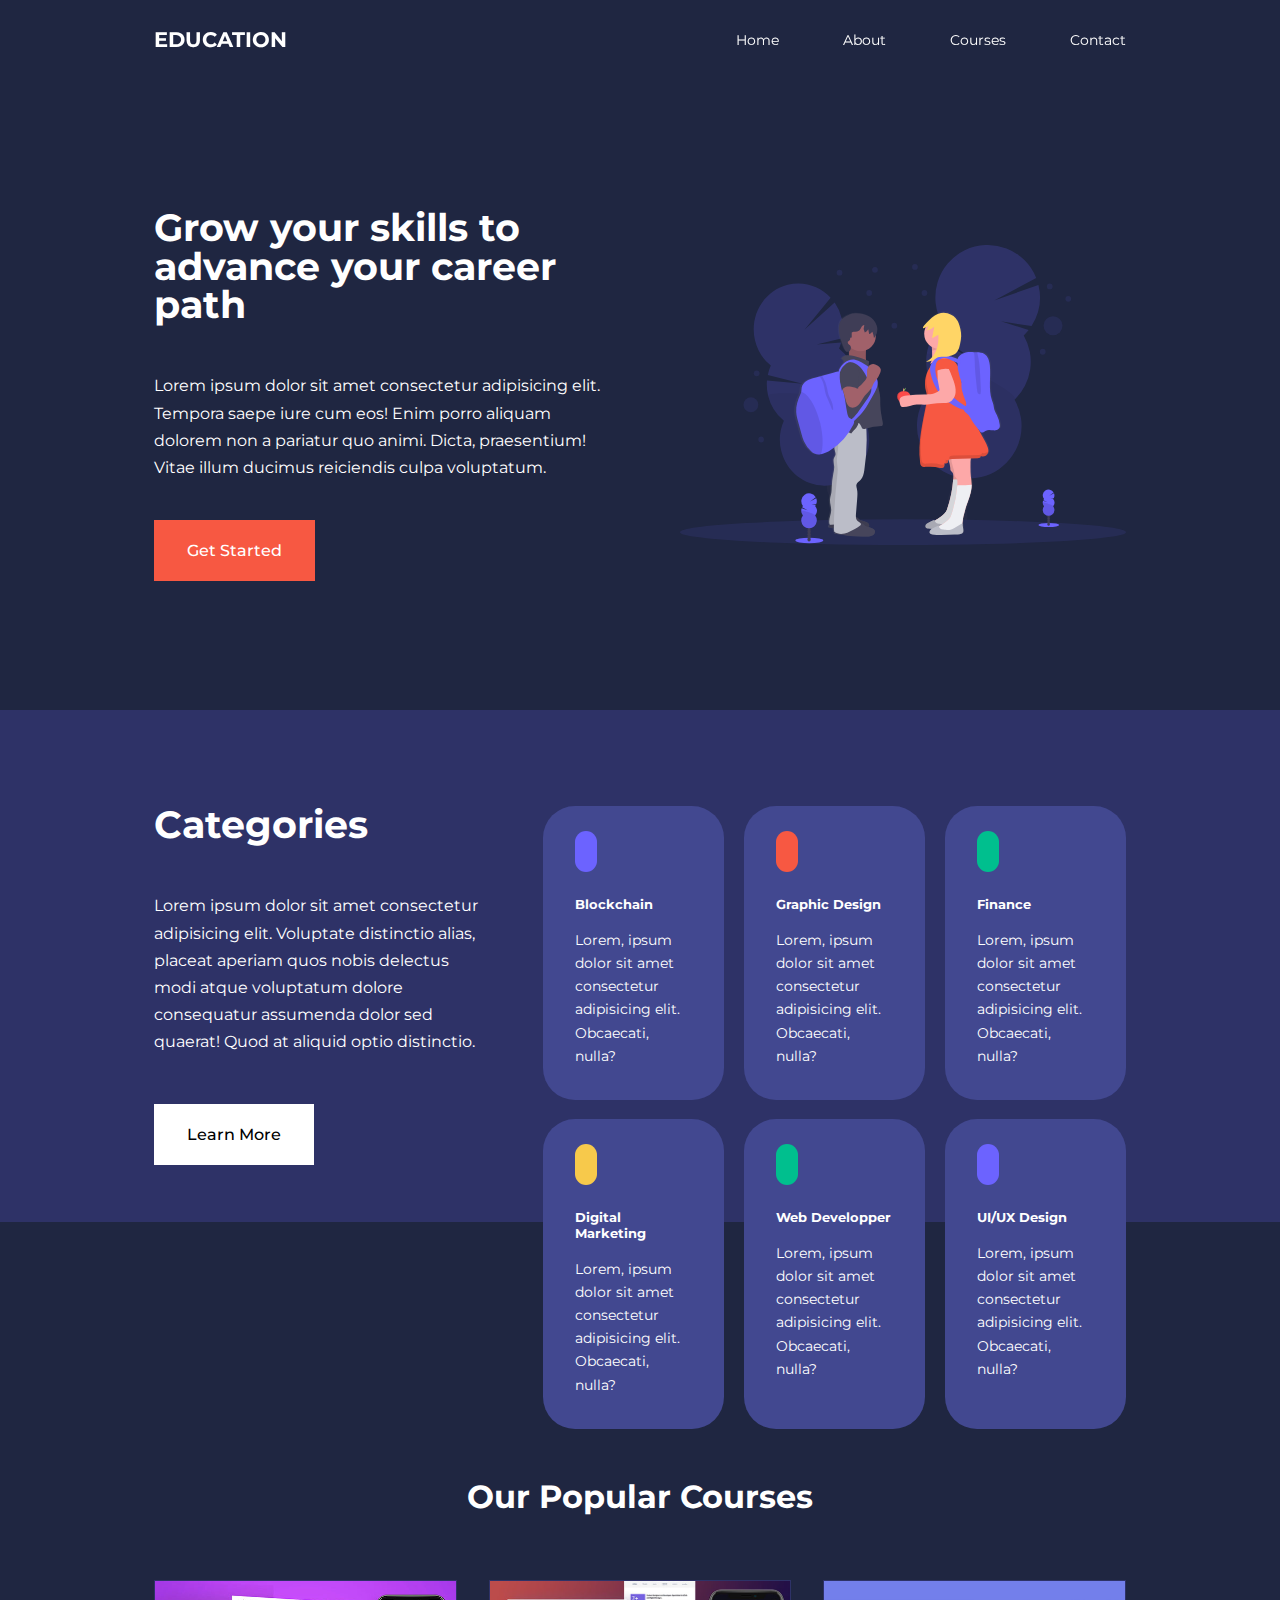
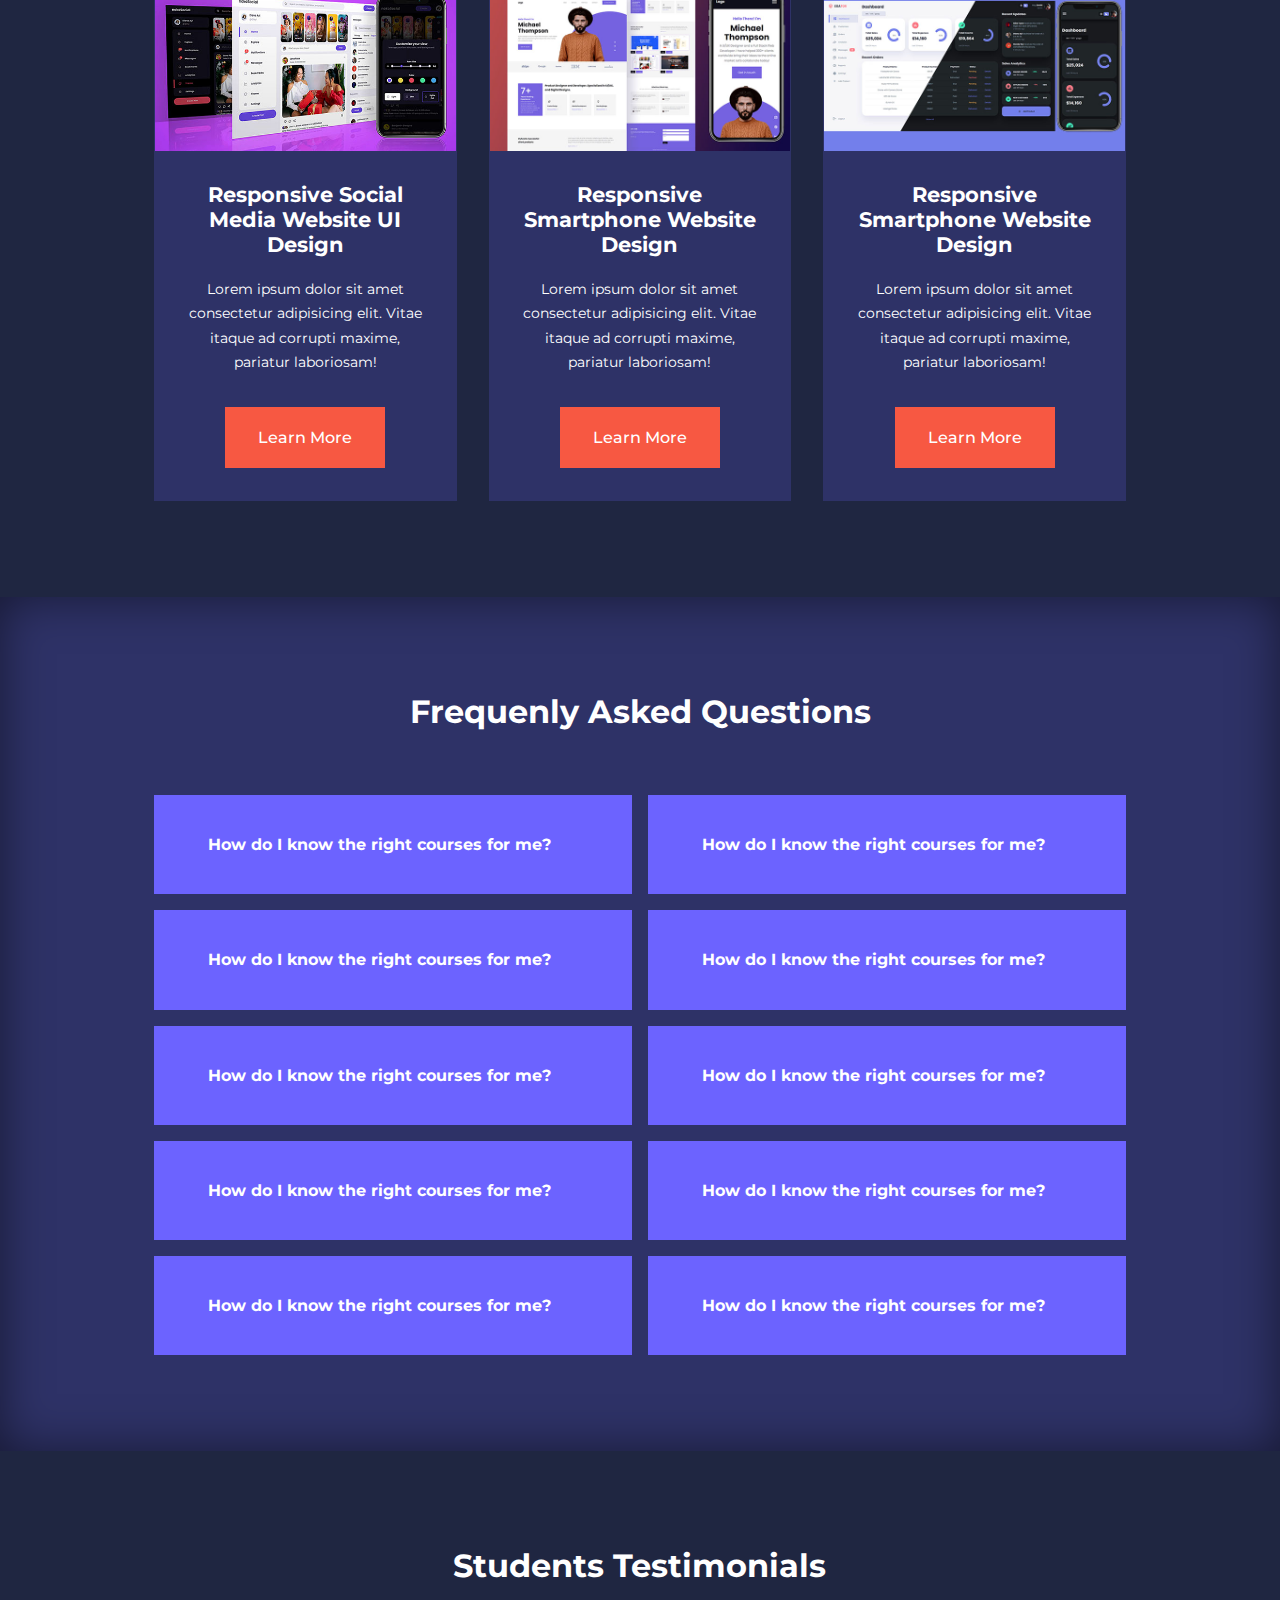
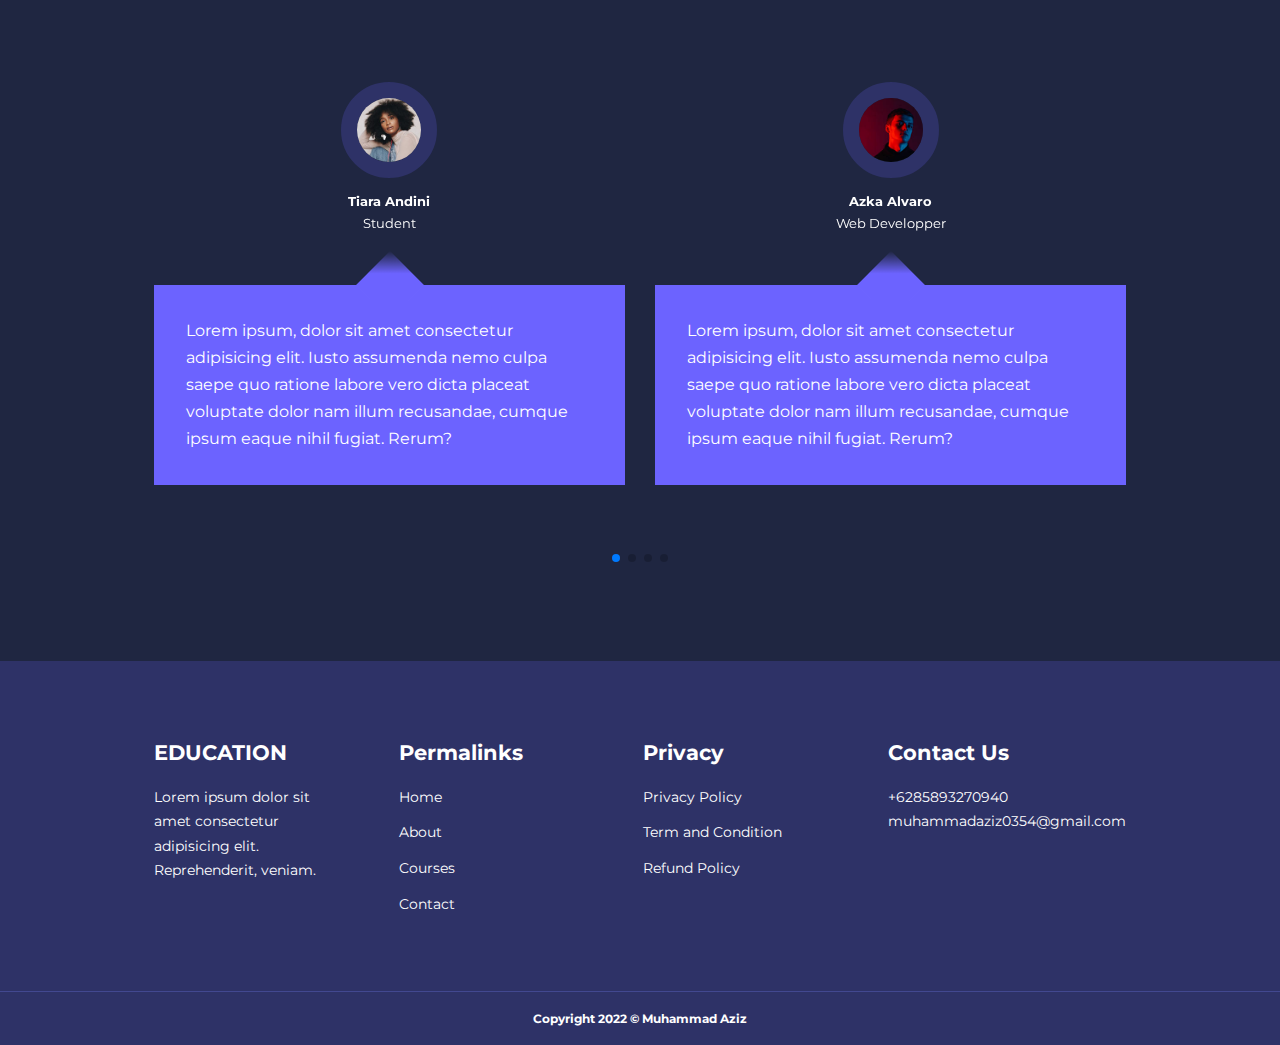
<file: index.html>
<!DOCTYPE html>
<html lang="en">
<head>
    <meta charset="UTF-8">
    <meta http-equiv="X-UA-Compatible" content="IE=edge">
    <meta name="viewport" content="width=device-width, initial-scale=1.0">
    <title>Education Website</title>

    <link rel="stylesheet" href="css/style.css">

    <!-- ICOUNSCOUT CDN -->
    <link rel="stylesheet" href="https://unicons.iconscout.com/release/v4.0.0/css/line.css">
    <!-- FAVICON -->
    <link rel="shortcut icon" href="./images/book-stack.png">


    <!-- GOOGLE FONT MONTSERRAT -->
    <link rel="preconnect" href="https://fonts.googleapis.com">
    <link rel="preconnect" href="https://fonts.gstatic.com" crossorigin>
    <link href="https://fonts.googleapis.com/css2?family=Montserrat:wght@300;400;500;600;700;800;900&display=swap" rel="stylesheet">

    <!-- SWIPER JS -->
    <link rel="stylesheet" href="https://unpkg.com/swiper@8/swiper-bundle.min.css"/>

</head>
<body>
    <!------------------ NAVBAR ---------------->
    <nav>
        <div class="container nav__container">
            <a href="index.html"><h4>EDUCATION</h4></a>
            <ul class="nav__menu">
                <li><a href="index.html">Home</a></li>
                <li><a href="about.html">About</a></li>
                <li><a href="courses.html">Courses</a></li>
                <li><a href="contact.html">Contact</a></li>
            </ul>
            <button id="open-menu-btn"><i class="uil uil-bars"></i></button>
            <button id="close-menu-btn"><i class="uil uil-multiply"></i></button>
        </div>
    </nav>

    <!--------------------- END OF NAVBAR --------------------->


    <!--------------------- HEADER --------------------->
    <header>
        <div class="container header__container">
            <div class="header__left">
                <h1>Grow your skills to advance your career path</h1>
                <p>
                    Lorem ipsum dolor sit amet consectetur adipisicing elit. Tempora saepe iure cum eos! Enim porro aliquam dolorem non a pariatur quo animi. Dicta, praesentium! Vitae illum ducimus reiciendis culpa voluptatum.
                </p>
                <a href="courses.html" class="btn btn-primary">Get Started</a>
            </div>

            <div class="header__right">
                <div class="header__right-image">
                    <img src="images/header.svg">
                </div>
            </div>
        </div>
    </header>
    <!--------------------- END OF HEADER --------------------->


    <!--------------------- CATEGORIES --------------------->
    <section class="categories">
        <div class="container categories__container">
            <div class="categories__left">
                <h1>Categories</h1>
                <p>
                    Lorem ipsum dolor sit amet consectetur adipisicing elit. Voluptate distinctio alias, placeat aperiam quos nobis delectus modi atque voluptatum dolore consequatur assumenda dolor sed quaerat! Quod at aliquid optio distinctio.
                </p>
                <a href="#" class="btn">Learn More</a>
            </div>

            <div class="categories__right">
                <article class="category">
                    <span class="category__icon"><i class="uil uil-bitcoin-circle"></i></span>
                    <h5>Blockchain</h5>
                    <p>Lorem, ipsum dolor sit amet consectetur adipisicing elit. Obcaecati, nulla?</p>
                </article>

                <article class="category">
                    <span class="category__icon"><i class="uil uil-bitcoin-circle"></i></span>
                    <h5>Graphic Design</h5>
                    <p>Lorem, ipsum dolor sit amet consectetur adipisicing elit. Obcaecati, nulla?</p>
                </article>

                <article class="category">
                    <span class="category__icon"><i class="uil uil-bitcoin-circle"></i></span>
                    <h5>Finance</h5>
                    <p>Lorem, ipsum dolor sit amet consectetur adipisicing elit. Obcaecati, nulla?</p>
                </article>

                <article class="category">
                    <span class="category__icon"><i class="uil uil-bitcoin-circle"></i></span>
                    <h5>Digital Marketing</h5>
                    <p>Lorem, ipsum dolor sit amet consectetur adipisicing elit. Obcaecati, nulla?</p>
                </article>

                <article class="category">
                    <span class="category__icon"><i class="uil uil-bitcoin-circle"></i></span>
                    <h5>Web Developper</h5>
                    <p>Lorem, ipsum dolor sit amet consectetur adipisicing elit. Obcaecati, nulla?</p>
                </article>

                <article class="category">
                    <span class="category__icon"><i class="uil uil-bitcoin-circle"></i></span>
                    <h5>UI/UX Design</h5>
                    <p>Lorem, ipsum dolor sit amet consectetur adipisicing elit. Obcaecati, nulla?</p>
                </article>
            </div>
        </div>
    </section>


    <!--------------------- END OF CATEGORIES --------------------->


    <!--------------------- COURSES --------------------->
    <section class="courses">
        <h2>Our Popular Courses</h2>
        <div class="container courses__container">
            <article class="course">
                <div class="course__image">
                    <img src="./images/course1.jpg" alt="">
                </div>
                <div class="course__info">
                    <h4>Responsive Social Media Website UI Design</h4>
                <p>Lorem ipsum dolor sit amet consectetur adipisicing elit. Vitae itaque ad corrupti maxime, pariatur laboriosam!</p>
                    <a href="courses.html" class="btn btn-primary">Learn More</a>
                </div>
            </article>

            <article class="course">
                <div class="course__image">
                    <img src="./images/course2.jpg" alt="">
                </div>
                <div class="course__info">
                    <h4>Responsive Smartphone Website Design</h4>
                <p>Lorem ipsum dolor sit amet consectetur adipisicing elit. Vitae itaque ad corrupti maxime, pariatur laboriosam!</p>
                    <a href="courses.html" class="btn btn-primary">Learn More</a>
                </div>
            </article>

            <article class="course">
                <div class="course__image">
                    <img src="./images/course3.jpg" alt="">
                </div>
                <div class="course__info">
                    <h4>Responsive Smartphone Website Design</h4>
                <p>Lorem ipsum dolor sit amet consectetur adipisicing elit. Vitae itaque ad corrupti maxime, pariatur laboriosam!</p>
                    <a href="courses.html" class="btn btn-primary">Learn More</a>
                </div>
            </article>
        </div>
    </section>
    <!--------------------- END OF COURSES --------------------->


    <!--------------------- FAQS --------------------->
    <section class="faqs">
        <h2>Frequenly Asked Questions</h2>
        <div class="container faqs__container">
            <article class="faq">
                <div class="faq__icon"><i class="uil uil-plus"></i></div>
                <div class="question__answer">
                    <h4>How do I know the right courses for me?</h4>
                    <p>
                        Lorem ipsum dolor, sit amet consectetur adipisicing elit. Eum, qui expedita cumque aperiam odit ex voluptatum iure libero enim, omnis mollitia alias beatae quibusdam laboriosam velit officiis, praesentium necessitatibus? Earum!
                    </p>
                </div>
            </article>

            <article class="faq">
                <div class="faq__icon"><i class="uil uil-plus"></i></div>
                <div class="question__answer">
                    <h4>How do I know the right courses for me?</h4>
                    <p>
                        Lorem ipsum dolor, sit amet consectetur adipisicing elit. Eum, qui expedita cumque aperiam odit ex voluptatum iure libero enim, omnis mollitia alias beatae quibusdam laboriosam velit officiis, praesentium necessitatibus? Earum!
                    </p>
                </div>
            </article>

            <article class="faq">
                <div class="faq__icon"><i class="uil uil-plus"></i></div>
                <div class="question__answer">
                    <h4>How do I know the right courses for me?</h4>
                    <p>
                        Lorem ipsum dolor, sit amet consectetur adipisicing elit. Eum, qui expedita cumque aperiam odit ex voluptatum iure libero enim, omnis mollitia alias beatae quibusdam laboriosam velit officiis, praesentium necessitatibus? Earum!
                    </p>
                </div>
            </article>

            <article class="faq">
                <div class="faq__icon"><i class="uil uil-plus"></i></div>
                <div class="question__answer">
                    <h4>How do I know the right courses for me?</h4>
                    <p>
                        Lorem ipsum dolor, sit amet consectetur adipisicing elit. Eum, qui expedita cumque aperiam odit ex voluptatum iure libero enim, omnis mollitia alias beatae quibusdam laboriosam velit officiis, praesentium necessitatibus? Earum!
                    </p>
                </div>
            </article>

            <article class="faq">
                <div class="faq__icon"><i class="uil uil-plus"></i></div>
                <div class="question__answer">
                    <h4>How do I know the right courses for me?</h4>
                    <p>
                        Lorem ipsum dolor, sit amet consectetur adipisicing elit. Eum, qui expedita cumque aperiam odit ex voluptatum iure libero enim, omnis mollitia alias beatae quibusdam laboriosam velit officiis, praesentium necessitatibus? Earum!
                    </p>
                </div>
            </article>

            <article class="faq">
                <div class="faq__icon"><i class="uil uil-plus"></i></div>
                <div class="question__answer">
                    <h4>How do I know the right courses for me?</h4>
                    <p>
                        Lorem ipsum dolor, sit amet consectetur adipisicing elit. Eum, qui expedita cumque aperiam odit ex voluptatum iure libero enim, omnis mollitia alias beatae quibusdam laboriosam velit officiis, praesentium necessitatibus? Earum!
                    </p>
                </div>
            </article>

            <article class="faq">
                <div class="faq__icon"><i class="uil uil-plus"></i></div>
                <div class="question__answer">
                    <h4>How do I know the right courses for me?</h4>
                    <p>
                        Lorem ipsum dolor, sit amet consectetur adipisicing elit. Eum, qui expedita cumque aperiam odit ex voluptatum iure libero enim, omnis mollitia alias beatae quibusdam laboriosam velit officiis, praesentium necessitatibus? Earum!
                    </p>
                </div>
            </article>

            <article class="faq">
                <div class="faq__icon"><i class="uil uil-plus"></i></div>
                <div class="question__answer">
                    <h4>How do I know the right courses for me?</h4>
                    <p>
                        Lorem ipsum dolor, sit amet consectetur adipisicing elit. Eum, qui expedita cumque aperiam odit ex voluptatum iure libero enim, omnis mollitia alias beatae quibusdam laboriosam velit officiis, praesentium necessitatibus? Earum!
                    </p>
                </div>
            </article>

            <article class="faq">
                <div class="faq__icon"><i class="uil uil-plus"></i></div>
                <div class="question__answer">
                    <h4>How do I know the right courses for me?</h4>
                    <p>
                        Lorem ipsum dolor, sit amet consectetur adipisicing elit. Eum, qui expedita cumque aperiam odit ex voluptatum iure libero enim, omnis mollitia alias beatae quibusdam laboriosam velit officiis, praesentium necessitatibus? Earum!
                    </p>
                </div>
            </article>

            <article class="faq">
                <div class="faq__icon"><i class="uil uil-plus"></i></div>
                <div class="question__answer">
                    <h4>How do I know the right courses for me?</h4>
                    <p>
                        Lorem ipsum dolor, sit amet consectetur adipisicing elit. Eum, qui expedita cumque aperiam odit ex voluptatum iure libero enim, omnis mollitia alias beatae quibusdam laboriosam velit officiis, praesentium necessitatibus? Earum!
                    </p>
                </div>
            </article>
        </div>
    </section>
     <!--------------------- END OF FAQs --------------------->


    <!--------------------- TESTIMONIALS --------------------->
    <section class="container testimonials__container mySwiper">
        <h2>Students Testimonials</h2>
            <div class="swiper-wrapper">
                <article class="testimonials swiper-slide">
                    <div class="avatar">
                        <img src="./images/avatar1.jpg" alt="">
                    </div>
                    <div class="testimonial__info">
                        <h5>Tiara Andini</h5>
                        <small>Student</small>
                    </div>
                    <div class="testimonial__body">
                        <p>
                            Lorem ipsum, dolor sit amet consectetur adipisicing elit. Iusto assumenda nemo culpa saepe quo ratione labore vero dicta placeat voluptate dolor nam illum recusandae, cumque ipsum eaque nihil fugiat. Rerum?
                        </p>
                    </div>
                </article>

                <article class="testimonials swiper-slide">
                    <div class="avatar">
                        <img src="./images/avatar2.jpg" alt="">
                    </div>
                    <div class="testimonial__info">
                        <h5>Azka Alvaro</h5>
                        <small>Web Developper</small>
                    </div>
                    <div class="testimonial__body">
                        <p>
                            Lorem ipsum, dolor sit amet consectetur adipisicing elit. Iusto assumenda nemo culpa saepe quo ratione labore vero dicta placeat voluptate dolor nam illum recusandae, cumque ipsum eaque nihil fugiat. Rerum?
                        </p>
                    </div>
                </article>

                <article class="testimonials swiper-slide">
                    <div class="avatar">
                        <img src="./images/avatar3.jpg" alt="">
                    </div>
                    <div class="testimonial__info">
                        <h5>Oshid Akbar</h5>
                        <small>Teacher</small>
                    </div>
                    <div class="testimonial__body">
                        <p>
                            Lorem ipsum, dolor sit amet consectetur adipisicing elit. Iusto assumenda nemo culpa saepe quo ratione labore vero dicta placeat voluptate dolor nam illum recusandae, cumque ipsum eaque nihil fugiat. Rerum?
                        </p>
                    </div>
                </article>

                <article class="testimonials swiper-slide">
                    <div class="avatar">
                        <img src="./images/avatar4.jpg" alt="">
                    </div>
                    <div class="testimonial__info">
                        <h5>Dita Anggreani</h5>
                        <small>Business Man</small>
                    </div>
                    <div class="testimonial__body">
                        <p>
                            Lorem ipsum, dolor sit amet consectetur adipisicing elit. Iusto assumenda nemo culpa saepe quo ratione labore vero dicta placeat voluptate dolor nam illum recusandae, cumque ipsum eaque nihil fugiat. Rerum?
                        </p>
                    </div>
                </article>

                <article class="testimonials swiper-slide">
                    <div class="avatar">
                        <img src="./images/avatar5.jpg" alt="">
                    </div>
                    <div class="testimonial__info">
                        <h5>Diana Ayu</h5>
                        <small>Student</small>
                    </div>
                    <div class="testimonial__body">
                        <p>
                            Lorem ipsum, dolor sit amet consectetur adipisicing elit. Iusto assumenda nemo culpa saepe quo ratione labore vero dicta placeat voluptate dolor nam illum recusandae, cumque ipsum eaque nihil fugiat. Rerum?
                        </p>
                    </div>
                </article>
            </div>
            <div class="swiper-pagination"></div>
    </section>
    <!--------------------- END OF FAQs --------------------->


    <!--------------------- FOOTER --------------------->
    <footer>
        <div class="container footer__container">
            <div class="footer__1">
                <a href="index.html" class="footer__logo"><h4>EDUCATION</h4></a>
                <P>
                    Lorem ipsum dolor sit amet consectetur adipisicing elit. Reprehenderit, veniam.
                </P>
            </div>

            <div class="footer__2">
                <h4>Permalinks</h4>
                <ul class="permalinks">
                    <li><a href="index.html">Home</a></li>
                    <li><a href="about.html">About</a></li>
                    <li><a href="courses.html">Courses</a></li>
                    <li><a href="contact.html">Contact</a></li>
                </ul>
            </div>

            <div class="footer__3">
                <h4>Privacy</h4>
                <ul class="privacy">
                    <li><a href="#">Privacy Policy</a></li>
                    <li><a href="#">Term and Condition</a></li>
                    <li><a href="#">Refund Policy</a></li>
                </ul>
            </div>

            <div class="footer__4">
                <h4>Contact Us</h4>
                <div>
                    <p>+6285893270940</p>
                    <p>muhammadaziz0354@gmail.com</p>
                </div>

                <ul class="footer__socials">
                    <li>
                        <a href="#"><i class="uil uil-facebook"></i></a>
                    </li>
                    <li>
                        <a href="#"><i class="uil uil-instagram"></i></a>
                    </li>
                    <li>
                        <a href="#"><i class="uil uil-twitter"></i></a>
                    </li>
                    <li>
                        <a href="#"><i class="uil uil-linkedin"></i></a>
                    </li>
                </ul>
            </div>   
        </div>
        <div class="footer__copyright">
            <h5>Copyright 2022 &copy; Muhammad Aziz</h5>
        </div>
    </footer>

     <!--------------------- END OF FOOTER --------------------->

    <!------------------- Javascript ------------------->
    <script src="https://unpkg.com/swiper@8/swiper-bundle.min.js"></script>
    <script src="./main.js"></script>

    <script>
        var swiper = new Swiper(".mySwiper", {
        slidesPerView: 1,
        spaceBetween: 30,
        pagination: {
          el: ".swiper-pagination",
          clickable: true,
        },
        //when window width is >= 600px 
        breakpoints: {
            600: {
                slidesPerView: 2
            }
        }
      });
    </script>
</body>
</html>
</file>
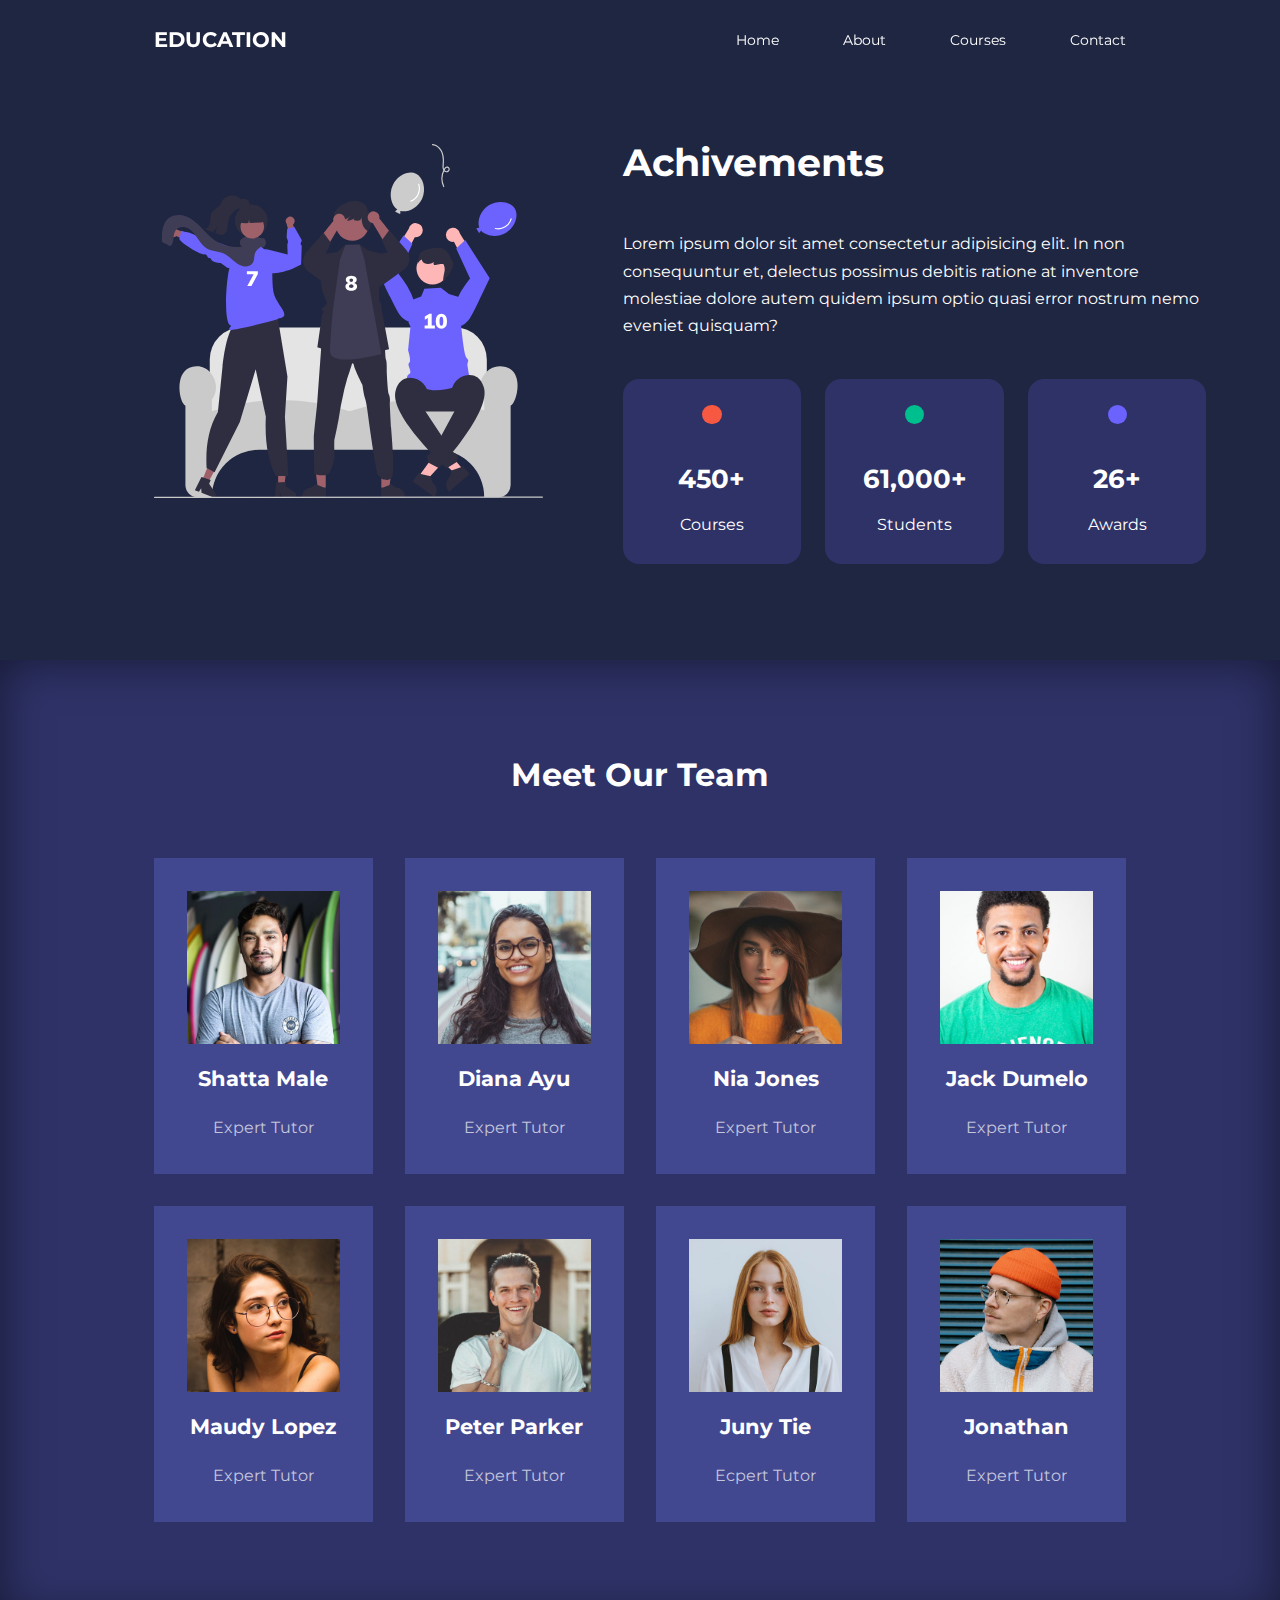
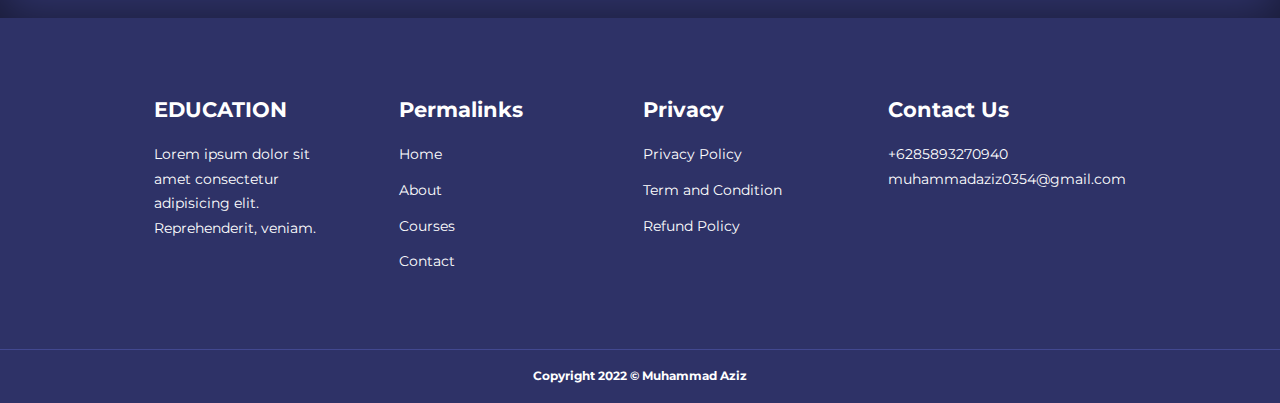
<file: about.html>
<!DOCTYPE html>
<html lang="en">
<head>
    <meta charset="UTF-8">
    <meta http-equiv="X-UA-Compatible" content="IE=edge">
    <meta name="viewport" content="width=device-width, initial-scale=1.0">
    <title>Education Website</title>

    <link rel="stylesheet" href="css/style.css">
    <link rel="stylesheet" href="css/about.css">


    <!-- ICOUNSCOUT CDN -->
    <link rel="stylesheet" href="https://unicons.iconscout.com/release/v4.0.0/css/line.css">
    <!-- FAVICON -->
    <link rel="shortcut icon" href="./images/book-stack.png">

    <!-- GOOGLE FONT MONTSERRAT -->
    <link rel="preconnect" href="https://fonts.googleapis.com">
    <link rel="preconnect" href="https://fonts.gstatic.com" crossorigin>
    <link href="https://fonts.googleapis.com/css2?family=Montserrat:wght@300;400;500;600;700;800;900&display=swap" rel="stylesheet">
    
</head>
<body>
    <!------------------ NAVBAR ---------------->
    <nav>
        <div class="container nav__container">
            <a href="index.html"><h4>EDUCATION</h4></a>
            <ul class="nav__menu">
                <li><a href="index.html">Home</a></li>
                <li><a href="about.html">About</a></li>
                <li><a href="courses.html">Courses</a></li>
                <li><a href="contact.html">Contact</a></li>
            </ul>
            <button id="open-menu-btn"><i class="uil uil-bars"></i></button>
            <button id="close-menu-btn"><i class="uil uil-multiply"></i></button>
        </div>
    </nav>

    <!--------------------- END OF NAVBAR --------------------->

    <!--------------------- HEADER --------------------->
    <section class="about__achivements">
        <div class="container about__achivements-container">
            <div class="about__achivements-left">
                <img src="./images/about achievements.svg" alt="">
            </div>
            <div class="about__achivements-right">
                <h1>Achivements</h1>
                <p>
                    Lorem ipsum dolor sit amet consectetur adipisicing elit. In non consequuntur et, delectus possimus debitis ratione at inventore molestiae dolore autem quidem ipsum optio quasi error nostrum nemo eveniet quisquam?
                </p>
                <div class="achivements__cards">
                    <article class="achivements__card">
                        <span class="achivements__icon">
                            <i class="uil uil-video"></i>
                        </span>
                        <h3>450+</h3>
                        <p>Courses</p>
                    </article>

                    <article class="achivements__card">
                        <span class="achivements__icon">
                            <i class="uil uil-users-alt"></i>
                        </span>
                        <h3>61,000+</h3>
                        <p>Students</p>
                    </article>

                    <article class="achivements__card">
                        <span class="achivements__icon">
                            <i class="uil uil-trophy"></i>
                        </span>
                        <h3>26+</h3>
                        <p>Awards</p>
                    </article>
                </div>
            </div>

        </div>
    </section>

    <!--------------------- END OF HEADER --------------------->

    <!--------------------- TEAM --------------------->
    <section class="team">
        <h2>Meet Our Team</h2>
        <div class="container team__container">
            <article class="team__member">
                <div class="team__member-img">
                    <img src="./images/tm1.jpg" alt="">
                </div>
                <div class="team__member-info">
                    <h4>Shatta Male</h4>
                    <p>Expert Tutor</p>
                </div>
                <div class="team__member-socials">
                    <a href="https://instagram.com" target="_blank"><i class="uil uil-instagram"></i></a>
                    <a href="https://twitter.com" target="_blank"><i class="uil uil-twitter-alt"></i></a>
                    <a href="https://linkedin.com" target="_blank"><i class="uil uil-linkedin-alt"></i></a>
                </div>
            </article>

            <article class="team__member">
                <div class="team__member-img">
                    <img src="./images/tm2.jpg" alt="">
                </div>
                <div class="team__member-info">
                    <h4>Diana Ayu</h4>
                    <p>Expert Tutor</p>
                </div>
                <div class="team__member-socials">
                    <a href="https://instagram.com" target="_blank"><i class="uil uil-instagram"></i></a>
                    <a href="https://twitter.com" target="_blank"><i class="uil uil-twitter-alt"></i></a>
                    <a href="https://linkedin.com" target="_blank"><i class="uil uil-linkedin-alt"></i></a>
                </div>
            </article>

            <article class="team__member">
                <div class="team__member-img">
                    <img src="./images/tm3.jpg" alt="">
                </div>
                <div class="team__member-info">
                    <h4>Nia Jones</h4>
                    <p>Expert Tutor</p>
                </div>
                <div class="team__member-socials">
                    <a href="https://instagram.com" target="_blank"><i class="uil uil-instagram"></i></a>
                    <a href="https://twitter.com" target="_blank"><i class="uil uil-twitter-alt"></i></a>
                    <a href="https://linkedin.com" target="_blank"><i class="uil uil-linkedin-alt"></i></a>
                </div>
            </article>

            <article class="team__member">
                <div class="team__member-img">
                    <img src="./images/tm4.jpg" alt="">
                </div>
                <div class="team__member-info">
                    <h4>Jack Dumelo</h4>
                    <p>Expert Tutor</p>
                </div>
                <div class="team__member-socials">
                    <a href="https://instagram.com" target="_blank"><i class="uil uil-instagram"></i></a>
                    <a href="https://twitter.com" target="_blank"><i class="uil uil-twitter-alt"></i></a>
                    <a href="https://linkedin.com" target="_blank"><i class="uil uil-linkedin-alt"></i></a>
                </div>
            </article>

            <article class="team__member">
                <div class="team__member-img">
                    <img src="./images/tm5.jpg" alt="">
                </div>
                <div class="team__member-info">
                    <h4>Maudy Lopez</h4>
                    <p>Expert Tutor</p>
                </div>
                <div class="team__member-socials">
                    <a href="https://instagram.com" target="_blank"><i class="uil uil-instagram"></i></a>
                    <a href="https://twitter.com" target="_blank"><i class="uil uil-twitter-alt"></i></a>
                    <a href="https://linkedin.com" target="_blank"><i class="uil uil-linkedin-alt"></i></a>
                </div>
            </article>

            <article class="team__member">
                <div class="team__member-img">
                    <img src="./images/tm6.jpg" alt="">
                </div>
                <div class="team__member-info">
                    <h4>Peter Parker</h4>
                    <p>Expert Tutor</p>
                </div>
                <div class="team__member-socials">
                    <a href="https://instagram.com" target="_blank"><i class="uil uil-instagram"></i></a>
                    <a href="https://twitter.com" target="_blank"><i class="uil uil-twitter-alt"></i></a>
                    <a href="https://linkedin.com" target="_blank"><i class="uil uil-linkedin-alt"></i></a>
                </div>
            </article>

            <article class="team__member">
                <div class="team__member-img">
                    <img src="./images/tm7.jpg" alt="">
                </div>
                <div class="team__member-info">
                    <h4>Juny Tie</h4>
                    <p>Ecpert Tutor</p>
                </div>
                <div class="team__member-socials">
                    <a href="https://instagram.com" target="_blank"><i class="uil uil-instagram"></i></a>
                    <a href="https://twitter.com" target="_blank"><i class="uil uil-twitter-alt"></i></a>
                    <a href="https://linkedin.com" target="_blank"><i class="uil uil-linkedin-alt"></i></a>
                </div>
            </article>

            <article class="team__member">
                <div class="team__member-img">
                    <img src="./images/tm8.jpg" alt="">
                </div>
                <div class="team__member-info">
                    <h4>Jonathan</h4>
                    <p>Expert Tutor</p>
                </div>
                <div class="team__member-socials">
                    <a href="https://instagram.com" target="_blank"><i class="uil uil-instagram"></i></a>
                    <a href="https://twitter.com" target="_blank"><i class="uil uil-twitter-alt"></i></a>
                    <a href="https://linkedin.com" target="_blank"><i class="uil uil-linkedin-alt"></i></a>
                </div>
            </article>
            
        </div>
    </section>


    <!--------------------- FOOTER --------------------->
        <footer>
            <div class="container footer__container">
                <div class="footer__1">
                    <a href="index.html" class="footer__logo"><h4>EDUCATION</h4></a>
                    <P>
                        Lorem ipsum dolor sit amet consectetur adipisicing elit. Reprehenderit, veniam.
                    </P>
                </div>
    
                <div class="footer__2">
                    <h4>Permalinks</h4>
                    <ul class="permalinks">
                        <li><a href="index.html">Home</a></li>
                        <li><a href="about.html">About</a></li>
                        <li><a href="courses.html">Courses</a></li>
                        <li><a href="contact.html">Contact</a></li>
                    </ul>
                </div>
    
                <div class="footer__3">
                    <h4>Privacy</h4>
                    <ul class="privacy">
                        <li><a href="#">Privacy Policy</a></li>
                        <li><a href="#">Term and Condition</a></li>
                        <li><a href="#">Refund Policy</a></li>
                    </ul>
                </div>
    
                <div class="footer__4">
                    <h4>Contact Us</h4>
                    <div>
                        <p>+6285893270940</p>
                        <p>muhammadaziz0354@gmail.com</p>
                    </div>
    
                    <ul class="footer__socials">
                        <li>
                            <a href="#"><i class="uil uil-facebook"></i></a>
                        </li>
                        <li>
                            <a href="#"><i class="uil uil-instagram"></i></a>
                        </li>
                        <li>
                            <a href="#"><i class="uil uil-twitter"></i></a>
                        </li>
                        <li>
                            <a href="#"><i class="uil uil-linkedin"></i></a>
                        </li>
                    </ul>
                </div>   
            </div>
            <div class="footer__copyright">
                <h5>Copyright 2022 &copy; Muhammad Aziz</h5>
            </div>
        </footer>
    
         <!--------------------- END OF FOOTER --------------------->
    
        <!------------------- Javascript ------------------->
        <script src="./main.js"></script>
    </body>
    </html>
</file>
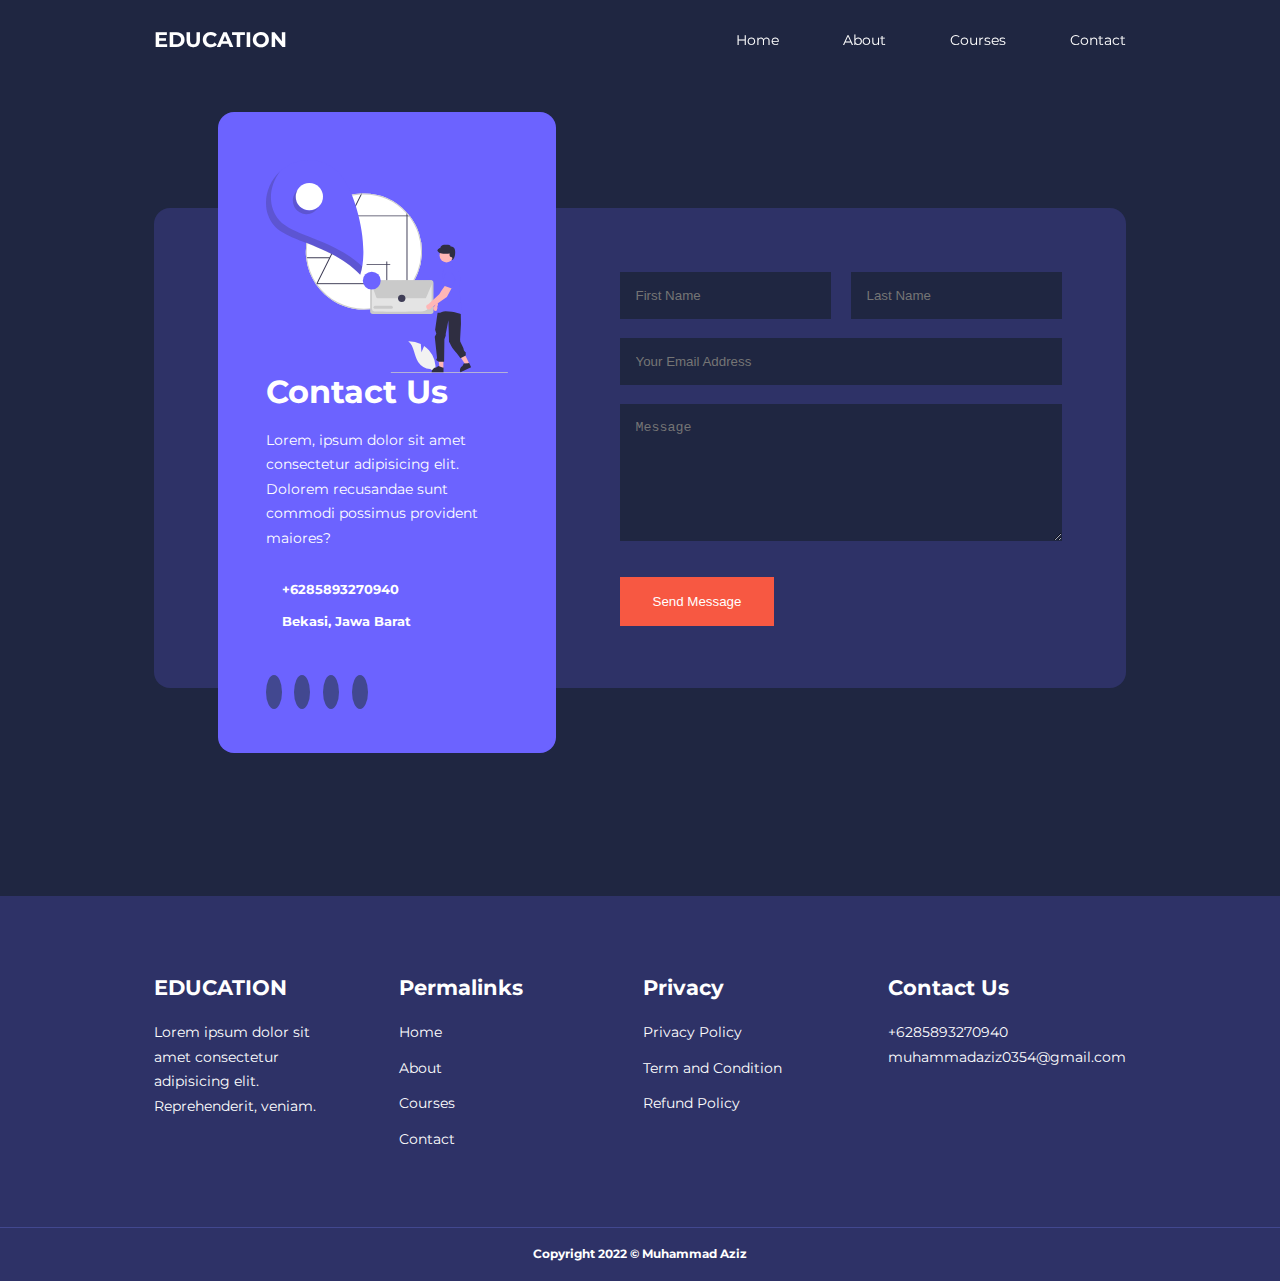
<file: contact.html>
<!DOCTYPE html>
<html lang="en">
<head>
    <meta charset="UTF-8">
    <meta http-equiv="X-UA-Compatible" content="IE=edge">
    <meta name="viewport" content="width=device-width, initial-scale=1.0">
    <title>Education Website</title>

    <link rel="stylesheet" href="css/style.css">
    <link rel="stylesheet" href="css/contact.css">


    <!-- ICOUNSCOUT CDN -->
    <link rel="stylesheet" href="https://unicons.iconscout.com/release/v4.0.0/css/line.css">
    <!-- FAVICON -->
    <link rel="shortcut icon" href="./images/book-stack.png">

    <!-- GOOGLE FONT MONTSERRAT -->
    <link rel="preconnect" href="https://fonts.googleapis.com">
    <link rel="preconnect" href="https://fonts.gstatic.com" crossorigin>
    <link href="https://fonts.googleapis.com/css2?family=Montserrat:wght@300;400;500;600;700;800;900&display=swap" rel="stylesheet">
    
</head>
<body>
    <!------------------ NAVBAR ---------------->
    <nav>
        <div class="container nav__container">
            <a href="index.html"><h4>EDUCATION</h4></a>
            <ul class="nav__menu">
                <li><a href="index.html">Home</a></li>
                <li><a href="about.html">About</a></li>
                <li><a href="courses.html">Courses</a></li>
                <li><a href="contact.html">Contact</a></li>
            </ul>
            <button id="open-menu-btn"><i class="uil uil-bars"></i></button>
            <button id="close-menu-btn"><i class="uil uil-multiply"></i></button>
        </div>
    </nav>

    <!--------------------- END OF NAVBAR --------------------->

    <!--------------------- BODY --------------------->
    <section class="content">
        <div class="container contact__container">
            <aside class="contact__aside">
                <div class="asside__image">
                    <img src="./images/contact.svg" alt="">
                </div>
                <h2>Contact Us</h2>
                <p>
                    Lorem, ipsum dolor sit amet consectetur adipisicing elit. Dolorem recusandae sunt commodi possimus provident maiores?
                </p>
                <ul class="contact__details">
                    <li>
                        <i class="uil uil-phone-times"></i>
                        <h5>+6285893270940</h5>
                    </li>
                    
                    <li>
                        <i class="uil uil-location-point"></i>                    
                        <h5>Bekasi, Jawa Barat</h5>
                    </li>
                </ul>
                <ul class="contact__socials">
                    <li><a href="https://www.facebook.com/"><i class="uil uil-facebook-f"></i></a>
                    </li>
                    <li><a href="https://www.instagram.com/"><i class="uil uil-instagram"></i></a>
                    </li>
                    <li><a href="https://www.twitter.com/"><i class="uil uil-twitter-alt"></i></a>
                    </li>
                    <li><a href="https://www.linkedin.com/"><i class="uil uil-linkedin-alt"></i></a>
                    </li>
                </ul>
            </aside>

            <form class="contact__form">
                <div class="form__name">
                    <input type="text" name="First Name" placeholder="First Name" required>
                    <input type="text" name="Last Name" placeholder="Last Name" required>
                </div>
                    <input type="email" name="Email Address" placeholder="Your Email Address" required>
                    <textarea name="Message" id="" cols="30" rows="7" placeholder="Message" required></textarea>
                    <button type="submit" class="btn btn-primary">Send Message</button>
            </form>
        </div>
    </section>
    <!--------------------- END OF BODY --------------------->



    <!--------------------- FOOTER --------------------->
    <footer>
        <div class="container footer__container">
            <div class="footer__1">
                <a href="index.html" class="footer__logo"><h4>EDUCATION</h4></a>
                <P>
                    Lorem ipsum dolor sit amet consectetur adipisicing elit. Reprehenderit, veniam.
                </P>
            </div>

            <div class="footer__2">
                <h4>Permalinks</h4>
                <ul class="permalinks">
                    <li><a href="index.html">Home</a></li>
                    <li><a href="about.html">About</a></li>
                    <li><a href="courses.html">Courses</a></li>
                    <li><a href="contact.html">Contact</a></li>
                </ul>
            </div>

            <div class="footer__3">
                <h4>Privacy</h4>
                <ul class="privacy">
                    <li><a href="#">Privacy Policy</a></li>
                    <li><a href="#">Term and Condition</a></li>
                    <li><a href="#">Refund Policy</a></li>
                </ul>
            </div>

            <div class="footer__4">
                <h4>Contact Us</h4>
                <div>
                    <p>+6285893270940</p>
                    <p>muhammadaziz0354@gmail.com</p>
                </div>

                <ul class="footer__socials">
                    <li>
                        <a href="#"><i class="uil uil-facebook"></i></a>
                    </li>
                    <li>
                        <a href="#"><i class="uil uil-instagram"></i></a>
                    </li>
                    <li>
                        <a href="#"><i class="uil uil-twitter"></i></a>
                    </li>
                    <li>
                        <a href="#"><i class="uil uil-linkedin"></i></a>
                    </li>
                </ul>
            </div>   
        </div>
        <div class="footer__copyright">
            <h5>Copyright 2022 &copy; Muhammad Aziz</h5>
        </div>
    </footer>

     <!--------------------- END OF FOOTER --------------------->

    <!------------------- Javascript ------------------->
    <script src="./main.js"></script>
</body>
</html>
</file>
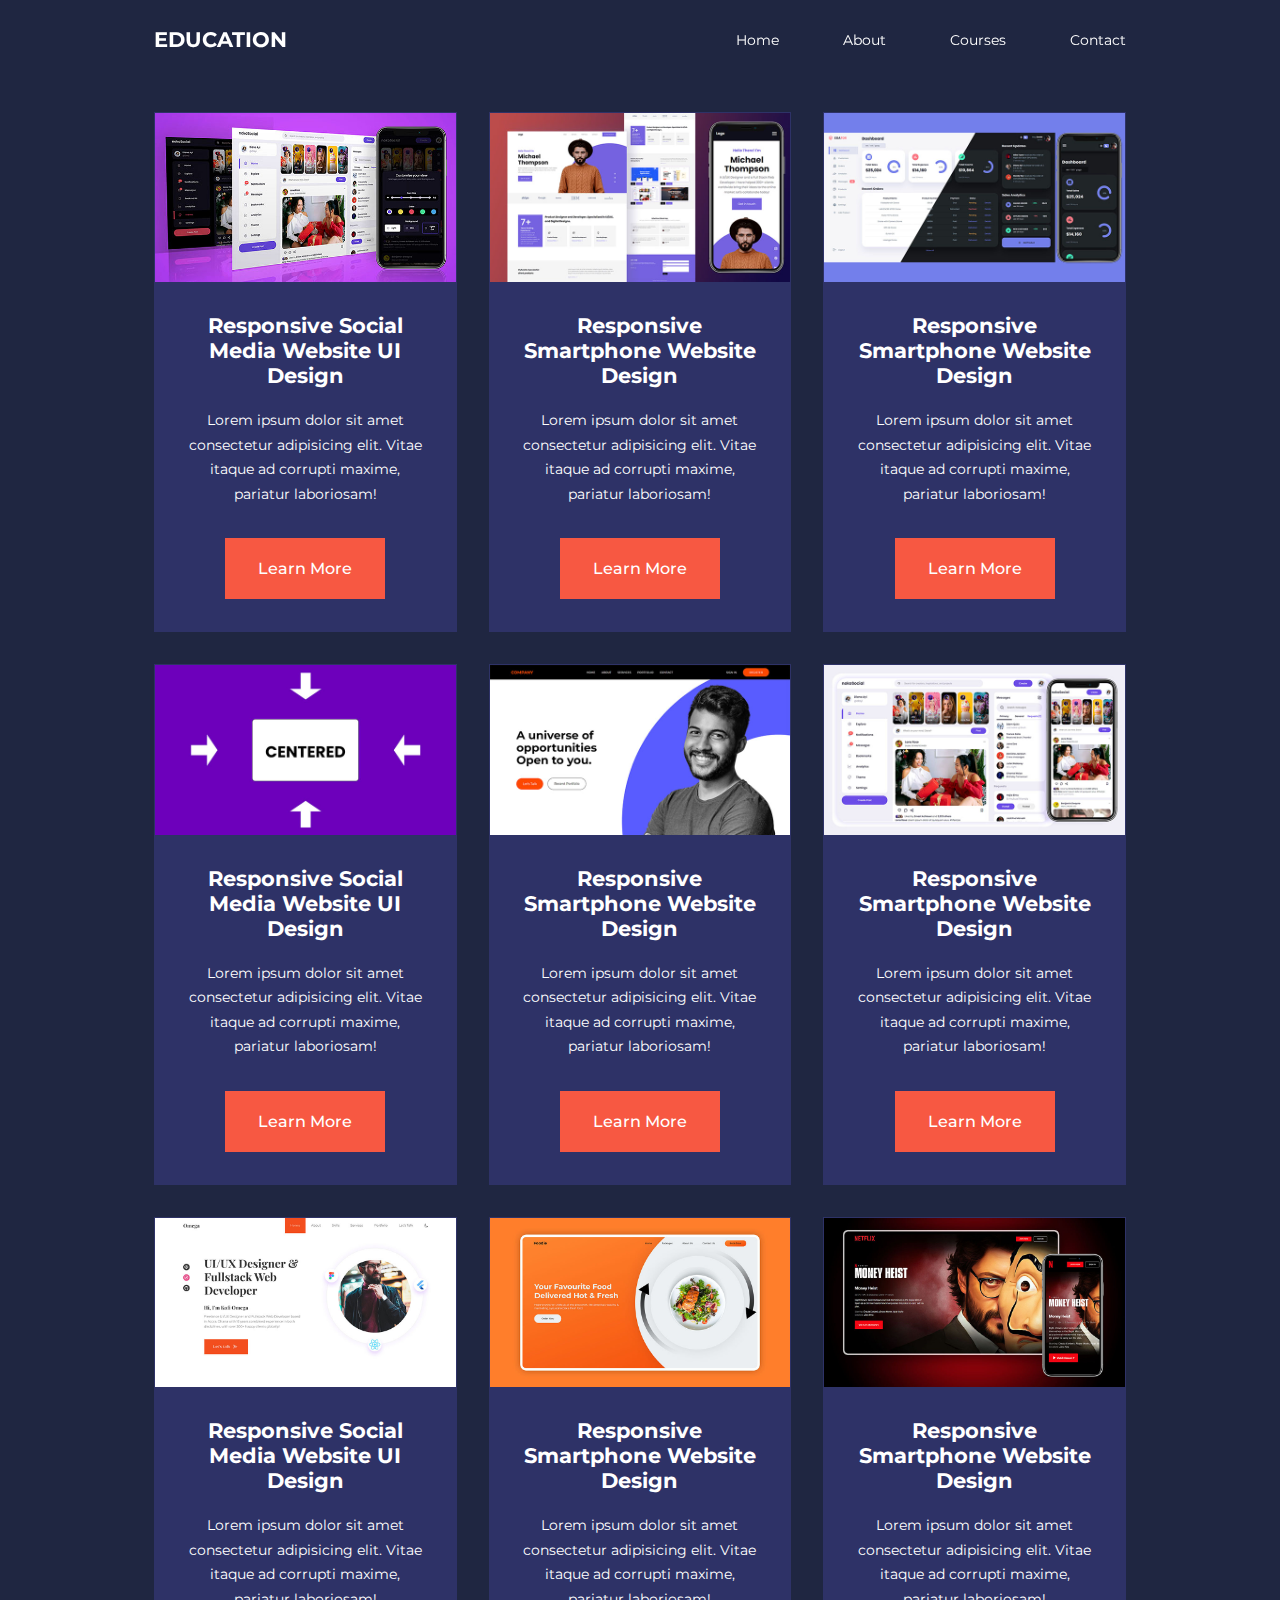
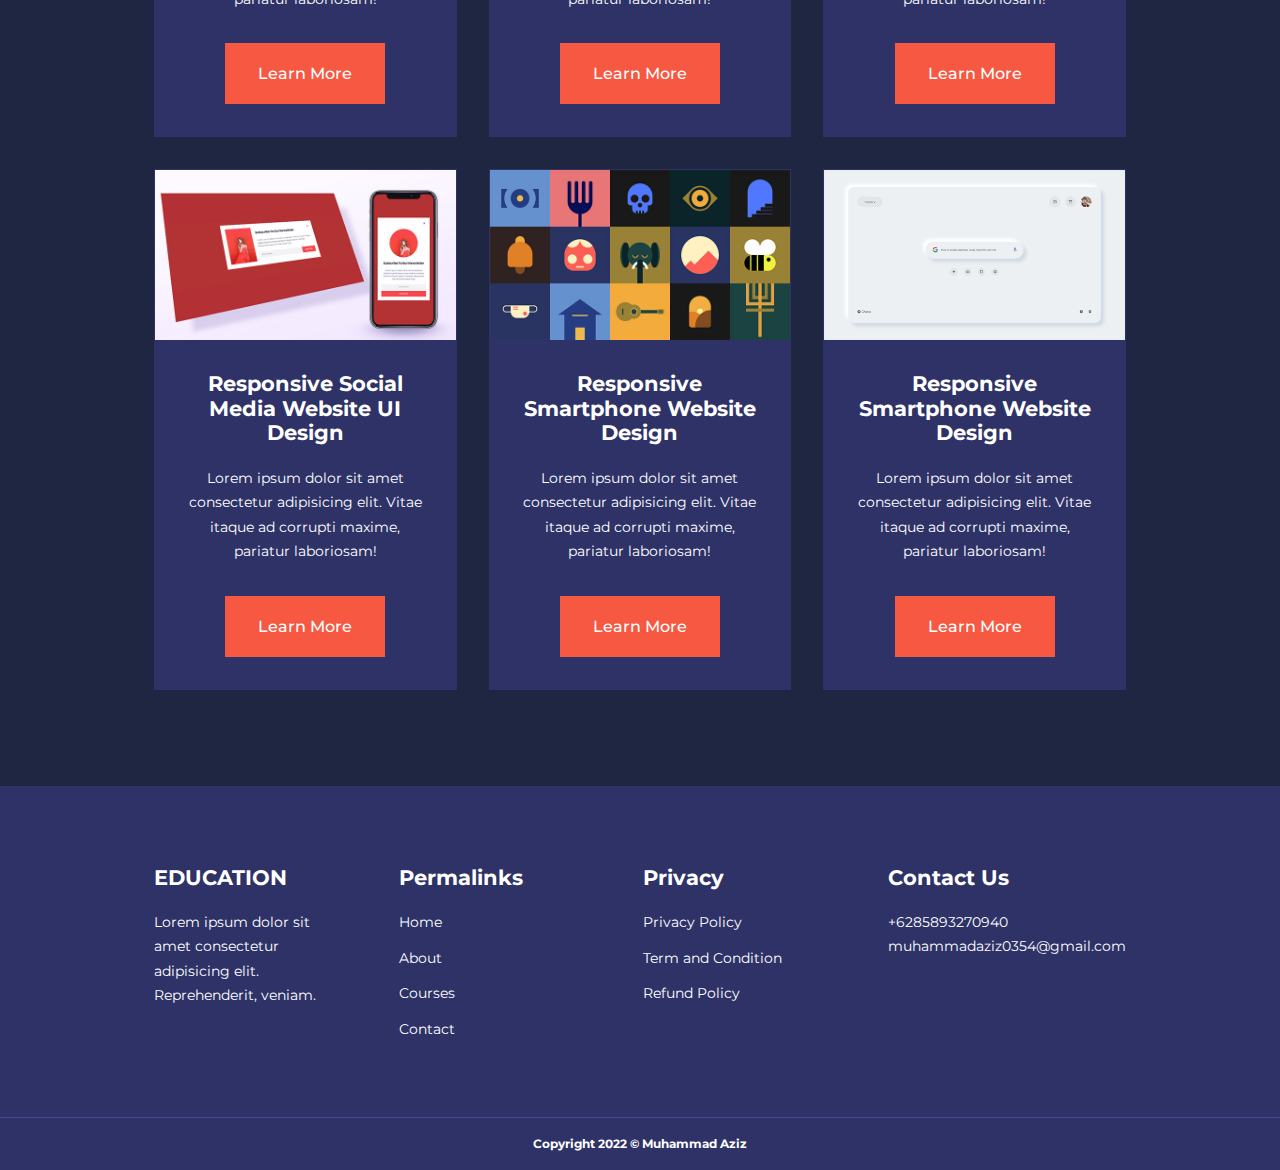
<file: courses.html>
<!DOCTYPE html>
<html lang="en">
<head>
    <meta charset="UTF-8">
    <meta http-equiv="X-UA-Compatible" content="IE=edge">
    <meta name="viewport" content="width=device-width, initial-scale=1.0">
    <title>Education Website</title>

    <link rel="stylesheet" href="css/style.css">
    <style>
        .courses {
            margin-top: 1rem;
        }
    </style>


    <!-- ICOUNSCOUT CDN -->
    <link rel="stylesheet" href="https://unicons.iconscout.com/release/v4.0.0/css/line.css">
    <!-- FAVICON -->
    <link rel="shortcut icon" href="./images/book-stack.png">

    <!-- GOOGLE FONT MONTSERRAT -->
    <link rel="preconnect" href="https://fonts.googleapis.com">
    <link rel="preconnect" href="https://fonts.gstatic.com" crossorigin>
    <link href="https://fonts.googleapis.com/css2?family=Montserrat:wght@300;400;500;600;700;800;900&display=swap" rel="stylesheet">
    
</head>
<body>
    <!------------------ NAVBAR ---------------->
    <nav>
        <div class="container nav__container">
            <a href="index.html"><h4>EDUCATION</h4></a>
            <ul class="nav__menu">
                <li><a href="index.html">Home</a></li>
                <li><a href="about.html">About</a></li>
                <li><a href="courses.html">Courses</a></li>
                <li><a href="contact.html">Contact</a></li>
            </ul>
            <button id="open-menu-btn"><i class="uil uil-bars"></i></button>
            <button id="close-menu-btn"><i class="uil uil-multiply"></i></button>
        </div>
    </nav>

    <!--------------------- END OF NAVBAR --------------------->

<!--------------------- COURSES --------------------->
<section class="courses">
    <div class="container courses__container">
        <article class="course">
            <div class="course__image">
                <img src="./images/course1.jpg" alt="">
            </div>
            <div class="course__info">
                <h4>Responsive Social Media Website UI Design</h4>
            <p>Lorem ipsum dolor sit amet consectetur adipisicing elit. Vitae itaque ad corrupti maxime, pariatur laboriosam!</p>
                <a href="courses.html" class="btn btn-primary">Learn More</a>
            </div>
        </article>

        <article class="course">
            <div class="course__image">
                <img src="./images/course2.jpg" alt="">
            </div>
            <div class="course__info">
                <h4>Responsive Smartphone Website Design</h4>
            <p>Lorem ipsum dolor sit amet consectetur adipisicing elit. Vitae itaque ad corrupti maxime, pariatur laboriosam!</p>
                <a href="courses.html" class="btn btn-primary">Learn More</a>
            </div>
        </article>

        <article class="course">
            <div class="course__image">
                <img src="./images/course3.jpg" alt="">
            </div>
            <div class="course__info">
                <h4>Responsive Smartphone Website Design</h4>
            <p>Lorem ipsum dolor sit amet consectetur adipisicing elit. Vitae itaque ad corrupti maxime, pariatur laboriosam!</p>
                <a href="courses.html" class="btn btn-primary">Learn More</a>
            </div>
        </article>

        <article class="course">
            <div class="course__image">
                <img src="./images/course4.jpg" alt="">
            </div>
            <div class="course__info">
                <h4>Responsive Social Media Website UI Design</h4>
            <p>Lorem ipsum dolor sit amet consectetur adipisicing elit. Vitae itaque ad corrupti maxime, pariatur laboriosam!</p>
                <a href="courses.html" class="btn btn-primary">Learn More</a>
            </div>
        </article>

        <article class="course">
            <div class="course__image">
                <img src="./images/course5.jpg" alt="">
            </div>
            <div class="course__info">
                <h4>Responsive Smartphone Website Design</h4>
            <p>Lorem ipsum dolor sit amet consectetur adipisicing elit. Vitae itaque ad corrupti maxime, pariatur laboriosam!</p>
                <a href="courses.html" class="btn btn-primary">Learn More</a>
            </div>
        </article>

        <article class="course">
            <div class="course__image">
                <img src="./images/course6.jpg" alt="">
            </div>
            <div class="course__info">
                <h4>Responsive Smartphone Website Design</h4>
            <p>Lorem ipsum dolor sit amet consectetur adipisicing elit. Vitae itaque ad corrupti maxime, pariatur laboriosam!</p>
                <a href="courses.html" class="btn btn-primary">Learn More</a>
            </div>
        </article>

        <article class="course">
            <div class="course__image">
                <img src="./images/course7.jpg" alt="">
            </div>
            <div class="course__info">
                <h4>Responsive Social Media Website UI Design</h4>
            <p>Lorem ipsum dolor sit amet consectetur adipisicing elit. Vitae itaque ad corrupti maxime, pariatur laboriosam!</p>
                <a href="courses.html" class="btn btn-primary">Learn More</a>
            </div>
        </article>

        <article class="course">
            <div class="course__image">
                <img src="./images/course8.jpg" alt="">
            </div>
            <div class="course__info">
                <h4>Responsive Smartphone Website Design</h4>
            <p>Lorem ipsum dolor sit amet consectetur adipisicing elit. Vitae itaque ad corrupti maxime, pariatur laboriosam!</p>
                <a href="courses.html" class="btn btn-primary">Learn More</a>
            </div>
        </article>

        <article class="course">
            <div class="course__image">
                <img src="./images/course9.jpg" alt="">
            </div>
            <div class="course__info">
                <h4>Responsive Smartphone Website Design</h4>
            <p>Lorem ipsum dolor sit amet consectetur adipisicing elit. Vitae itaque ad corrupti maxime, pariatur laboriosam!</p>
                <a href="courses.html" class="btn btn-primary">Learn More</a>
            </div>
        </article>

        <article class="course">
            <div class="course__image">
                <img src="./images/course10.jpg" alt="">
            </div>
            <div class="course__info">
                <h4>Responsive Social Media Website UI Design</h4>
            <p>Lorem ipsum dolor sit amet consectetur adipisicing elit. Vitae itaque ad corrupti maxime, pariatur laboriosam!</p>
                <a href="courses.html" class="btn btn-primary">Learn More</a>
            </div>
        </article>

        <article class="course">
            <div class="course__image">
                <img src="./images/course11.jpg" alt="">
            </div>
            <div class="course__info">
                <h4>Responsive Smartphone Website Design</h4>
            <p>Lorem ipsum dolor sit amet consectetur adipisicing elit. Vitae itaque ad corrupti maxime, pariatur laboriosam!</p>
                <a href="courses.html" class="btn btn-primary">Learn More</a>
            </div>
        </article>

        <article class="course">
            <div class="course__image">
                <img src="./images/course12.jpg" alt="">
            </div>
            <div class="course__info">
                <h4>Responsive Smartphone Website Design</h4>
            <p>Lorem ipsum dolor sit amet consectetur adipisicing elit. Vitae itaque ad corrupti maxime, pariatur laboriosam!</p>
                <a href="courses.html" class="btn btn-primary">Learn More</a>
            </div>
        </article>
    </div>
</section>
<!--------------------- END OF COURSES --------------------->


   <!--------------------- FOOTER --------------------->
   <footer>
    <div class="container footer__container">
        <div class="footer__1">
            <a href="index.html" class="footer__logo"><h4>EDUCATION</h4></a>
            <P>
                Lorem ipsum dolor sit amet consectetur adipisicing elit. Reprehenderit, veniam.
            </P>
        </div>

        <div class="footer__2">
            <h4>Permalinks</h4>
            <ul class="permalinks">
                <li><a href="index.html">Home</a></li>
                <li><a href="about.html">About</a></li>
                <li><a href="courses.html">Courses</a></li>
                <li><a href="contact.html">Contact</a></li>
            </ul>
        </div>

        <div class="footer__3">
            <h4>Privacy</h4>
            <ul class="privacy">
                <li><a href="#">Privacy Policy</a></li>
                <li><a href="#">Term and Condition</a></li>
                <li><a href="#">Refund Policy</a></li>
            </ul>
        </div>

        <div class="footer__4">
            <h4>Contact Us</h4>
            <div>
                <p>+6285893270940</p>
                <p>muhammadaziz0354@gmail.com</p>
            </div>

            <ul class="footer__socials">
                <li>
                    <a href="#"><i class="uil uil-facebook"></i></a>
                </li>
                <li>
                    <a href="#"><i class="uil uil-instagram"></i></a>
                </li>
                <li>
                    <a href="#"><i class="uil uil-twitter"></i></a>
                </li>
                <li>
                    <a href="#"><i class="uil uil-linkedin"></i></a>
                </li>
            </ul>
        </div>   
    </div>
    <div class="footer__copyright">
        <h5>Copyright 2022 &copy; Muhammad Aziz</h5>
    </div>
</footer>

 <!--------------------- END OF FOOTER --------------------->

<!------------------- Javascript ------------------->
<script src="./main.js"></script>
</body>
</html>
</file>
<file: css/style.css>
* {
    margin: 0;
    padding: 0;
    border: 0;
    outline: 0;
    text-decoration: none;
    list-style: none;
    box-sizing: border-box;
}

:root {
    --color-primary: #6c63ff;
    --color-success: #00bf8e;
    --color-warning: #f7c94b;
    --color-danger: #f75842;
    --color-danger-varient: rgba(247, 88, 66, 0.4);
    --color-white: #fff;
    --color-light: rgba(255, 255, 255, 0.7);
    --color-black: #000;
    --color-bg: #1f2641;
    --color-bg1: #2e3267;
    --color-bg2: #424890;

    --container-width-lg: 76%;
    --container-width-md: 90%;
    --container-width-sm: 94%;

    --transition: all 400ms ease;
}

body {
    font-family: 'Montserrat', sans-serif;
    line-height: 1.7;
    color: var(--color-white);
    background-color: var(--color-bg);
}

.container {
    width: var(--container-width-lg);
    margin: 0 auto;
}

section {
    padding: 6rem 0;
}

section h2 {
    text-align: center;
    margin-bottom: 4rem;
}

h1, h2, h3, h4, h5 {
    line-height: 1.2;
}
h1{
    font-size: 2.4rem;
}
h2 {
    font-size: 2rem;
}
h3 {
    font-size: 1.6rem;
}
h4 {
    font-size: 1.3rem;
}
a {
    color: var(--color-white);
}
img {
    width: 100%;
    display: block;
    object-fit: cover;
}

.btn {
    display: inline-block;
    background: var(--color-white);
    color: var(--color-black);
    padding: 1rem 2rem;
    border: 1px solid transparent;
    font-weight: 500;
}

.btn:hover {
    background: transparent;
    color: var(--color-white);
    border-color: var(--color-white);
}

.btn-primary {
    background: var(--color-danger);
    color: var(--color-white);
}

/* ========================= NAVBAR =================== */
nav {
    background: transparent;
    width: 100vw;
    height: 5rem;
    position: fixed;
    top: 0;
    z-index: 11;
}

/* ====== Change navbar styles on scroll ==== */
.window-scroll {
    background: var(--color-primary);
    box-shadow: 0 1rem 2rem rgba(0, 0, 0, 0.2);
}

.nav__container {
    height: 100%;
    display: flex;
    justify-content: space-between;
    align-items: center;
}

nav button {
    display: none;
}

.nav__menu {
    display: flex;
    align-items: center;
    gap: 4rem;
}

.nav__menu a {
    font-size: 0.9rem;
    transition: all 400ms ease;
}

.nav__menu a:hover {
    color: var(--color-bg2);
}

/* ========================= HEADER =================== */
header {
    position: relative;
    top: 5rem;
    overflow: hidden;
    height: 70vh;
    margin-bottom: 5rem;
}

.header__container { 
    display: grid;
    grid-template-columns: 1fr 1fr;
    align-items: center;
    gap: 5rem;
    height: 100%;
}

.header__left p {
    margin: 1rem 0 2.4rem;
}

/* ========================= CATEGORIES =================== */
.categories {
    background: var(--color-bg1);
    height: 32rem;
}

.container h1 {
    line-height: 1;
    margin-bottom: 3rem;
}

.categories__container {
    display: grid;
    grid-template-columns: 40% 60%;
}

.categories__left {
    margin-right: 4rem;
}

.categories__left p {
    margin: 1rem 0 3rem;
}

.categories__right {
    display: grid;
    grid-template-columns: repeat(3, 1fr);
    gap: 1.2rem;
}

.category:nth-child(2) .category__icon {
    background: var(--color-danger);
}

.category:nth-child(3) .category__icon {
    background: var(--color-success);
}

.category:nth-child(4) .category__icon {
    background: var(--color-warning);
}

.category:nth-child(5) .category__icon {
    background: var(--color-success);
}

.category {
    background: var(--color-bg2);
    padding: 2rem;
    border-radius: 2rem;
    transition: var(--transition);
}

.category:hover {
    box-shadow: 0 3rem 3rem rgba(0, 0, 0, 0.3);
    z-index: 1;
}

.category__icon {
    background: var(--color-primary);
    padding: 0.7rem;
    border-radius: 0.9rem;
}

.category h5 {
    margin: 2rem 0 1rem;
}

.category p {
    font-size: 0.85rem;
}

/* ========================= POPULAR COURSES =================== */
.courses {
    margin-top: 10rem;
}

.courses__container {
    display: grid;
    grid-template-columns: repeat(3, 1fr);
    gap: 2rem;
}

.course {
    background: var(--color-bg1);
    text-align: center;
    border: 1px solid transparent;
    transition: var(--transition);
}

.course:hover {
    background: transparent;
    border-color: var(--color-primary);
}

.course__info {
    padding: 2rem;
}

.course__info p {
    margin: 1.2rem 0 2rem;
    font-size: 0.9rem;
}

/* ========================= FAQS =================== */
.faqs {
    background: var(--color-bg1);
    box-shadow: inset 0 0 3rem rgba(0, 0, 0, 0.5);
}

.faqs__container {
    display: grid;
    grid-template-columns: 1fr 1fr;
    gap: 1rem;
}

.faq {
    padding: 2rem;
    display: flex;
    align-items: center;
    gap: 1.4rem;
    height: fit-content;
    background-color: var(--color-primary);
    cursor: pointer;
}

.faq h4 {
    font-size: 1rem;
    line-height: 2.2;
}

.faq__icon {
    align-self: flex-start;
    font-size: 1.2rem;
}

.faq p {
    margin-top: 0.8rem;
    display: none;
}

.faq.open p {
    display: block;
}

/* ========================= TESTIMONIALS =================== */
.testimonials__container {
    overflow: hidden;
    position: relative;
    margin-bottom: 5rem;
}

.testimonials {
    padding-top: 2rem;
}

.avatar {
    width: 6rem;
    height: 6rem;
    border-radius: 50%;
    overflow: hidden;
    margin: 0 auto 1rem;
    border: 1rem solid var(--color-bg1);
}

.testimonial__info {
    text-align: center;
}

.testimonial__body {
    background: var(--color-primary);
    padding: 2rem;
    margin-top: 3rem;
    position: relative;
}

.testimonial__body:before {
    content: '';
    display: block;
    background:linear-gradient(
    135deg, 
    transparent,
    var(--color-primary), 
    var(--color-primary),
    var(--color-primary));
    width: 3rem;
    height: 3rem;
    position: absolute;
    left: 45%;
    top: -1.5rem;
    transform: rotate(45deg);
}

/* ========================= FOOTER =================== */
footer {
    background: var(--color-bg1);
    padding-top: 5rem;
    font-size: 0.9rem;
}

.footer__container {
    display: grid;
    grid-template-columns: repeat(4, 1fr);
    gap: 5rem;
}

.footer__container > div h4 {
    margin-bottom: 1.2rem;
}

.footer__1 p {
    margin: 0 0 2rem;
}

footer ul li {
    margin-bottom: 0.7rem;
}

footer ul li a:hover {
    text-decoration: underline;
}

.footer__socials {
    display: flex;
    gap: 1rem;
    font-size: 1.2rem;
    margin-top: 2rem;
}

.footer__copyright {
    text-align: center;
    margin-top: 4rem;
    padding: 1.2rem 0;
    border-top: 1px solid var(--color-bg2);
}

/* ========================= MEDIA TABLETS =================== */

@media screen and (max-width: 1024px) {
    .container {
        width: var(--container-width-md);
    }

    h1 {
        font-size: 2.2rem;
    }
    h2 {
        font-size: 1.7rem;
    }
    h3 {
        font-size: 1.4rem;
    }
    h4 {
        font-size: 1.2rem;
    }


    /* ========================= NAVBAR =================== */
    nav button {
        display: inline-block;
        background: transparent;
        font-size: 1.8rem;
        color: var(--color-white);
        cursor: pointer;
    }

    nav button#close-menu-btn {
        display: none;
    }

    .nav__menu {
        position: fixed;
        top: 5rem;
        right: 5%;
        height: fit-content;
        width: 18rem;
        flex-direction: column;
        gap: 0;
        display: none;
    }

    .nav__menu li {
        width: 100%;
        height: 5.8rem;
        animation: animateNavItems 400ms linear forwards;
        transform-origin: top right;
        opacity: 0;
    }

    .nav__menu li:nth-child(2) {
        animation-delay: 200ms;
    }
    .nav__menu li:nth-child(3) {
        animation-delay: 400ms;
    }
    .nav__menu li:nth-child(4) {
        animation-delay: 600ms;
    }

    @keyframes animateNavItems {
        0% {
            transform: rotateZ(-90deg) rotateX(90deg) scale(0.1);
        }
        100% {
            transform: rotateZ(0) rotateX(0) scale(1);
            opacity: 1;
        }
    }

    .nav__menu li a {
        background: var(--color-primary);
        box-shadow: -4rem 6rem 10rem rgba(0, 0, 0, 0.6);
        width: 100%;
        height: 100%;
        display: grid;
        place-items: center;
    }

    .nav__menu li a:hover {
        background: var(--color-bg2);
        color: var(--color-white);
    }

    /* ========================= HEADER =================== */
    .header {
        height: 52vh;
        margin-bottom: 4rem;
    }

    .header__container {
        gap: 0;
        padding-bottom: 3rem;
    }

    /* ========================= CATEGORIES =================== */
    .categories {
        height: auto;
    }
    
    .categories__container {
        grid-template-columns: 1fr;
        gap: 3rem;
    }

    .categories__left {
        margin-right: 0;
    }

    /* ========================= POPULAR COURSES =================== */
    .courses {
        margin-top: 0;
    }
    .courses__container {
        grid-template-columns: 1fr 1fr;
    }

    /* ========================= FAQS =================== */
    .faqs__container {
        grid-template-columns: 1fr;
    }
    .faq {
        padding: 1.5rem;
    }

    /* ========================= FOOTER =================== */
    .footer__container {
        grid-template-columns: 1fr 1fr;
    }
}

    /* ==================== MEDIA PHONES ================== */
    @media screen and (max-width: 600px) {
        .container {
            width: var(--container-width-sm);
        }

    /* ========================= NAVBAR =================== */
        .nav__menu {
            right: 3%;
        }

    /* ========================= HEADER =================== */
    header {
        height: 100vh;
    }

    .header__container {
        grid-template-columns: 1fr;
        text-align: center;
        margin-top: 0;
    }

    .header__left p {
        margin-bottom: 1.3rem;
    }

    /* ========================= CATEGORIES =================== */
    .categories__right {
        grid-template-columns: 1fr 1fr;
        gap: 0.7rem;
    }

    .category {
        padding: 1rem;
        border-radius: 1rem;
    }

    .category__icon {
        margin-top: 4px;
        display: inline-block;
    }

    /* ========================= POPULAR COURSES =================== */
    .courses__container {
        grid-template-columns: 1fr;
    }

    /* ========================= TESTIMONIALS =================== */
    .testimonial__body {
        padding: 1.2rem;
    }

    .footer__container {
        grid-template-columns: 1fr;
        text-align: center;
        gap: 2rem;
    }

    .footer__1 p {
        margin: 1rem auto;
    }

    .footer__socials {
        justify-content: center;
    }
    }
</file>
<file: css/about.css>
/* ========================= ACHIVEMENTS =================== */
.about__achivements {
    margin-top: 3rem;
}

.about__achivements-container {
    display: grid;
    grid-template-columns: 40% 60%;
    gap: 5rem;
}

.about__achivements-right > p {
    margin: 1.6rem 0 2.5rem;
}

.achivements__cards {
    display: grid;
    grid-template-columns: repeat(3, 1fr);
    gap: 1.5rem;
}

.achivements__card {
    background: var(--color-bg1);
    padding: 1.6rem;
    border-radius: 1rem;
    text-align: center;
}

.achivements__card:hover {
    background: var(--color-bg2);
    box-shadow: 0 3rem 3rem rgba(0, 0, 0, 0.3);
}

.achivements__icon {
    background: var(--color-danger);
    padding: 0.6rem;
    border-radius: 1rem;
    display: inline-block;
    margin-bottom: 2rem;
    font-size: 2rem;
}

.achivements__card:nth-child(2) 
.achivements__icon {
    background: var(--color-success);
}

.achivements__card:nth-child(3) 
.achivements__icon {
    background: var(--color-primary);
}

.achivements__card p {
    margin-top: 1rem;
}

/* ========================= TEAM =================== */
.team {
    background: var(--color-bg1);
    box-shadow: inset 0 0 3rem rgba(0, 0, 0, 0.5);
}
.team__container {
    display: grid;
    grid-template-columns: repeat(4, 1fr);
    gap: 2rem;
}

.team__member {
    background: var(--color-bg2);
    padding: 2rem;
    border: 1px solid transparent;
    transition: var(--transition);
    position: relative;
    overflow: hidden;
}

.team__member:hover {
    background: transparent;
    border-color: var(--color-primary);
}

/* .team__member-img img {
    filter: saturate(0);
} */

.team__member:hover img {
    filter: saturate(1);
}

.team__member-info * {
    text-align: center;
    margin-top: 1.4rem;
}

.team__member-info p {
    color: var(--color-light);
}


.team__member-socials {
    position: absolute;
    top: 50%;
    transform: translateY(-50%);
    right: -100%;
    display: flex;
    flex-direction: column;
    background: var(--color-primary);
    border-radius: 1rem 0 0 1rem;
    box-shadow: -2rem 0 2rem rgba(0, 0, 0, 0.3);
    transition: var(--transition);
}

.team__member:hover .team__member-socials {
    right: 0;
}
.team__member-socials a {
    padding: 1rem;
}

/* ===================== MEDIA QUERIES TABLESTS ================ */
@media screen and (max-width: 1024px) {
    .about__achivements {
        margin-top: 2rem;
    }
    .about__achivements-container {
        grid-template-columns: 1fr;
        gap: 4rem;
    }

    .about__achivements-left {
        width: 80%;
        margin: 0 auto;
    }

    .team__container { 
        grid-template-columns: repeat(3, 1fr);
        gap: 1.5rem;
    }
    .team__member {
        padding: 1rem;
    }
}

/* ===================== MEDIA QUERIES MOBILE ================ */
@media screen and (max-width: 600px) {

    .achivements__cards {
        grid-template-columns: 1fr 1fr;
        gap: 0.7rem;
    }

    .team__container {
        grid-template-columns: 1fr 1fr;
        gap: 0.7rem;
    }

    .team__member {
        padding: 0;
    }

    .team__member p {
        margin-bottom: 1.5rem;
    }
}
</file>
<file: css/contact.css>
.contact__container {
    background: var(--color-bg1);
    padding: 4rem;
    display: grid;
    grid-template-columns: 40% 60%;
    gap: 4rem;
    height: 30rem;
    margin: 7rem auto;
    border-radius: 1rem;
}

/* ========================= ASSIDE =================== */

.contact__aside {
    background: var(--color-primary);
    padding: 3rem;
    border-radius: 1rem;
    position: relative;
    bottom: 10rem;
}
.aside__image {
    width: 12rem;
    margin-bottom: 2rem;
}

.contact__aside h2 {
    text-align: left;
    margin-bottom: 1rem;
}

.contact__aside p {
    font-size: 0.9rem;
    margin-bottom: 2rem;
}

.contact__details li {
    display: flex;
    gap: 1rem;
    align-items: center;
    margin-bottom: 1rem;
}

.contact__socials {
    display: flex;
    gap: 0.8rem;
    margin-top: 3rem;
}
.contact__socials a {
    background: var(--color-bg2);
    padding: 0.5rem;
    border-radius: 50%;
    font-size: 0.9rem;
    transition: var(--transition);
}
.contact__socials a:hover {
    background: transparent;
}

/* ========================= FORM =================== */
.contact__form {
    display: flex;
    flex-direction: column;
    gap: 1.2rem;
    margin-right: 4rem;
}

.form__name {
    display: flex;
    gap: 1.2rem;
}

.contact__form input[type="text"] {
    width: 50%;
} 

input, textarea {
    width: 100%;
    padding: 1rem;
    background: var(--color-bg);
    color: var(--color-white);
}

.contact__form .btn {
    width: max-content;
    margin-top: 1rem;
    cursor: pointer;

}

/* ================= MEDIA QUERIES TABLETS =============== */
@media screen and (max-width: 1024px) {
    .contact {
        padding-bottom: 0;
    }
    
    .contact__container {
        gap: 1.5rem;
        margin-top: 3rem;
        height: auto;
        padding: 1.5rem;
    }

    .contact__aside {
        width: auto;
        padding: 1.5rem;
        bottom: 0;
    }

    .contact__form {
        align-self: center;
        margin-right: 1.5rem;
    }

}

/* ================= MEDIA QUERIES PHONES =============== */
@media screen and (max-width: 600px) {
    
    .contact__container {
        grid-template-columns: 1fr;
        gap: 3rem;
        margin-top: 0;
        padding: 0;
    }

    .contact__form {
        margin: 0 1.5rem 3rem;
    }

    .form__name {
        flex-direction: column;
    }

    .form__name input[type="text"] {
        width: 100%;
    }
}
</file>
